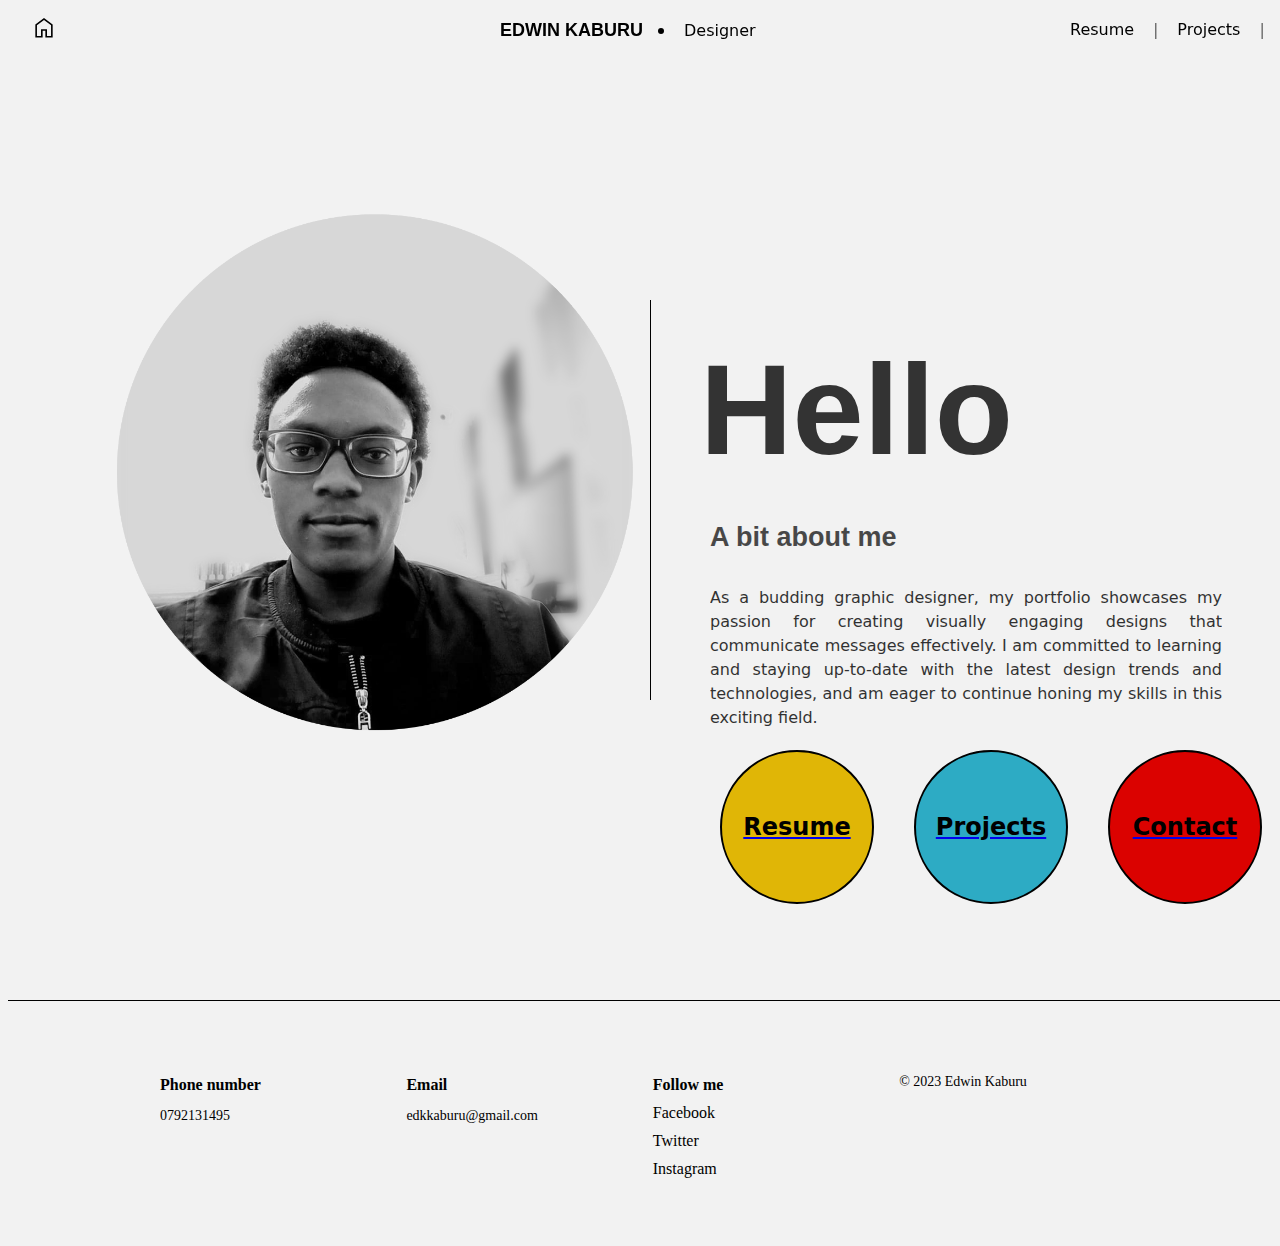
<file: index.html>
<!DOCTYPE html>
<html>
  <head>
    <meta charset="UTF-8">
    <meta name="viewport" content="width=device-width, initial-scale=1.0">
    <title>My Portfolio</title>
    <link rel="stylesheet" href="CSS/Style.css">
    <link rel="stylesheet" type="text/css" href="//fonts.googleapis.com/css?family=Tangerine" />
    
  </head>



  <div class="header">

    <div class="icon">
      <a href="index.html">
        <!-- <i class="fas fa-home"></i> -->
        <img src="Icons/home_FILL0_wght400_GRAD0_opsz48.svg" alt="Home">
      </a>
    </div>

  
    
    <div class="name">EDWIN KABURU</div>
    <div class="dot"></div>
    <div class="title">Designer</div>
 
  <!-- </a> -->

    <nav class="navbar">
      <ul>
        <li><a href="resume.html">Resume</a></li>
        <li><a href="Projects.html">Projects</a></li>
        <li><a href="Contact.html">Contact</a></li>
      </ul>
    </nav>

  </div>

    
  </div>
  

  
  <body>

    <div class="hello-container">
        <h1 class="hello-heading">Hello</h1>
      </div>

    <div class="image-container">
        <img src="Images/Portfolio.png" alt="Kaburu Image">
      </div>

      <div class="about-container">
        <h2 class="about-heading">A bit about me</h2>
      </div>

      <div class="about-me-container">
        <div class="about-me-text">
          <p>As a budding graphic designer, 
            my portfolio showcases my passion for creating visually engaging designs that communicate messages effectively. 
            I am committed to learning and staying up-to-date with the latest design trends and technologies,
            and am eager to continue honing my skills in this exciting field.</p>
        </div>
      </div>

      <div class="circle-container">
        <a href="#" class="circle-link" id="resume-link">
          <div class="circle circle-yellow">
            <span class="circle-text">Resume</span>
          </div>
        </a>
        
        <a href="Projects.html" class="circle-link" id="project-link">
          <div class="circle circle-blue">
            <span class="circle-text">Projects</span>
          </div>
        </a>
        
        <a href="#" class="circle-link" id="contact-link">
          <div class="circle circle-red">
            <span class="circle-text">Contact</span>
          </div>
        </a>
      </div>

      <div class="line"></div>

      <div class="vertical-line"></div>


      <footer>
        <div class="footer-container">
          <div class="footer-section">
            <h3>Phone number</h3>
            <p>0792131495</p>
          </div>
          <div class="footer-section">
            <h3>Email</h3>
            <p>edkkaburu@gmail.com</p>
          </div>
          <div class="footer-section">
            <h3>Follow me</h3>
            <ul>
              <li><a href="#">Facebook</a></li>
              <li><a href="#">Twitter</a></li>
              <li><a href="#">Instagram</a></li>
            </ul>
          </div>
          <div class="footer-section">
            <p>&copy; 2023 Edwin Kaburu</p>
          </div>
        </div>
      </footer>
      

      

      

      
  </body>
</html>
</file>
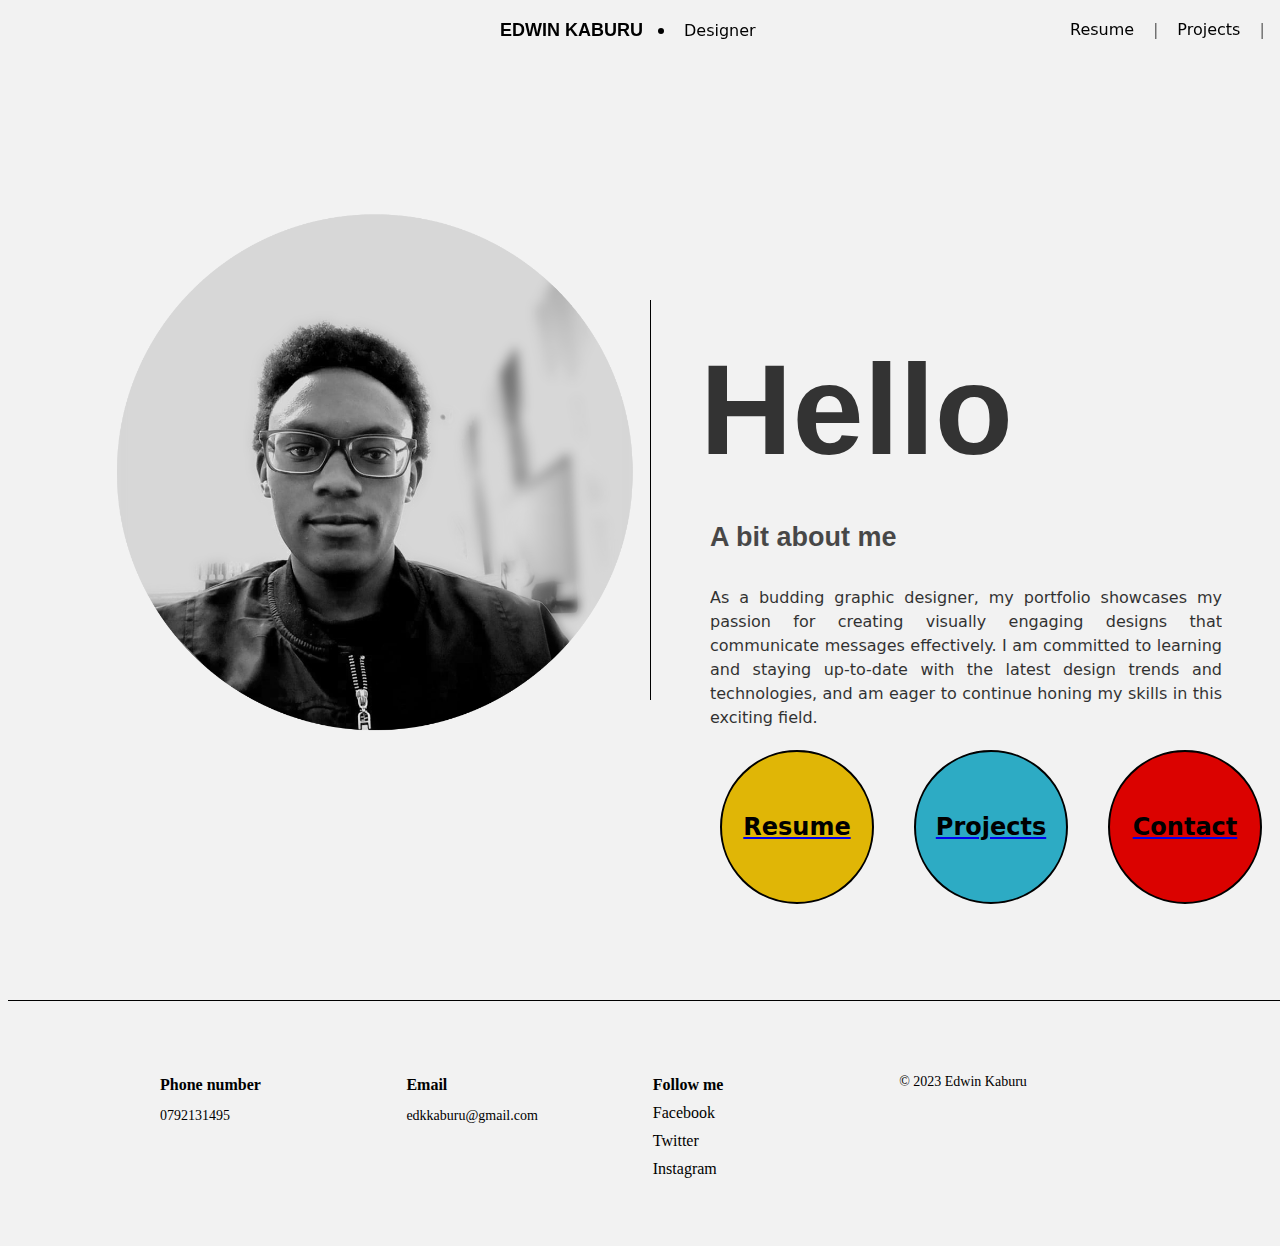
<file: Body.html>
<!DOCTYPE html>
<html>
  <head>
    <title>My Portfolio</title>
    <link rel="stylesheet" href="CSS/Style.css">
    <link rel="stylesheet" type="text/css" href="//fonts.googleapis.com/css?family=Tangerine" />

   
  </head>

  
  
  <div class="header">
    <!-- <div class="circle"></div> -->
    <div class="name">EDWIN KABURU</div>
    <div class="dot"></div>
    <div class="title">Designer</div>

    <nav class="navbar">
      <ul>
        <li><a href="#">Resume</a></li>
        <li><a href="#">Projects</a></li>
        <li><a href="#">Contact</a></li>
      </ul>
    </nav>

  </div>

    
  </div>
  

  
  <body>

    <div class="hello-container">
        <h1 class="hello-heading">Hello</h1>
      </div>

    <div class="image-container">
        <img src="Images/Portfolio.png" alt="Kaburu Image">
      </div>

      <div class="about-container">
        <h2 class="about-heading">A bit about me</h2>
      </div>

      <div class="about-me-container">
        <div class="about-me-text">
          <p>As a budding graphic designer, 
            my portfolio showcases my passion for creating visually engaging designs that communicate messages effectively. 
            I am committed to learning and staying up-to-date with the latest design trends and technologies,
            and am eager to continue honing my skills in this exciting field.</p>
        </div>
      </div>

      <div class="circle-container">
        <a href="#" class="circle-link" id="resume-link">
          <div class="circle circle-yellow">
            <span class="circle-text">Resume</span>
          </div>
        </a>
        
        <a href="#" class="circle-link" id="project-link">
          <div class="circle circle-blue">
            <span class="circle-text">Projects</span>
          </div>
        </a>
        
        <a href="#" class="circle-link" id="contact-link">
          <div class="circle circle-red">
            <span class="circle-text">Contact</span>
          </div>
        </a>
      </div>

      <div class="line"></div>

      <div class="vertical-line"></div>


      <footer>
        <div class="footer-container">
          <div class="footer-section">
            <h3>Phone number</h3>
            <p>0792131495</p>
          </div>
          <div class="footer-section">
            <h3>Email</h3>
            <p>edkkaburu@gmail.com</p>
          </div>
          <div class="footer-section">
            <h3>Follow me</h3>
            <ul>
              <li><a href="#">Facebook</a></li>
              <li><a href="#">Twitter</a></li>
              <li><a href="#">Instagram</a></li>
            </ul>
          </div>
          <div class="footer-section">
            <p>&copy; 2023 Edwin Kaburu</p>
          </div>
        </div>
      </footer>
      

      

      

      
  </body>
</html>
</file>
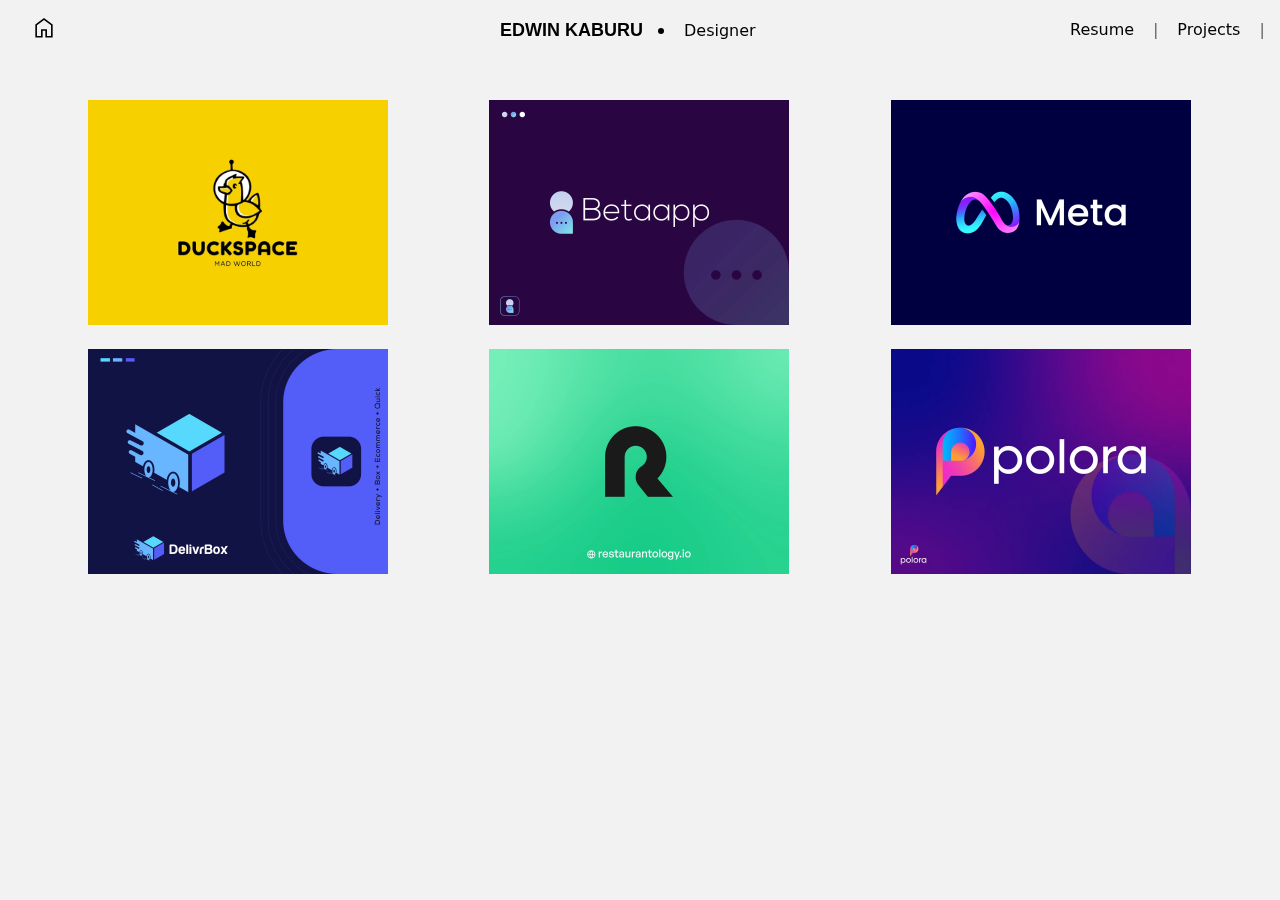
<file: Projects.html>
<!DOCTYPE html>
<html>
    <head>
        <title>My Portfolio</title>
        <link rel="stylesheet" href="CSS/Style.css">
        <link rel="stylesheet" type="text/css" href="//fonts.googleapis.com/css?family=Tangerine" />
      </head>

      <div class="icon">
        <a href="index.html">
          <!-- <i class="fas fa-home"></i> -->
          <img src="Icons/home_FILL0_wght400_GRAD0_opsz48.svg" alt="Home">
        </a>
      </div>

      <div class="header">
        
        <div class="name">EDWIN KABURU</div>
        <div class="dot"></div>
        <div class="title">Designer</div>
         </a>
    
        <nav class="navbar">
          <ul>
            <li><a href="resume.html">Resume</a></li>
            <li><a href="Projects.html">Projects</a></li>
            <li><a href="Contact.html">Contact</a></li>
          </ul>
        </nav>
    
      </div>

      <body>

        <div class="grid-container">
          <div class="card">
            <img src="Images/project-one.png">
            <div class="card-overlay">
              <div class="card-text">Description of project 1</div>
              <a href="#" class="view-btn">View project</a>
            </div>
          </div>
          <div class="card">
            <img src="Images/project-two.png">
            <div class="card-overlay">
              <div class="card-text">Description of project 2</div>
              <a href="#" class="view-btn">View project</a>
            </div>
          </div>
          <div class="card">
            <img src="Images/project-three.png">
            <div class="card-overlay">
              <div class="card-text">Description of project 3</div>
              <a href="#" class="view-btn">View project</a>
            </div>
          </div>
          <div class="card">
            <img src="Images/project-four.png">
            <div class="card-overlay">
              <div class="card-text">Description of project 4</div>
              <a href="#" class="view-btn">View project</a>
            </div>
          </div>
          <div class="card">
            <img src="Images/project-five.png">
            <div class="card-overlay">
              <div class="card-text">Description of project 4</div>
              <a href="#" class="view-btn">View project</a>
            </div>
          </div>
          <div class="card">
            <img src="Images/project-six.png">
            <div class="card-overlay">
              <div class="card-text">Description of project 4</div>
              <a href="#" class="view-btn">View project</a>
            </div>
          </div>
        </div>
        
      </body>
    
</html>
</file>
<file: CSS/Style.css>
body {
    background-color: #f2f2f2;
    padding-top: 100;
  }

  .header {
     position: fixed;
    padding-top: 20px;
    display: flex;
    align-items: center;
     padding-top: 20px;  
     z-index: 9999;  

      
    top: 0;
    left:500px;
    right: 10px;
    
  }

  

  .home-link {
    text-decoration: none;
  }
  
  .home-link i {
    font-size: 1.5em;
    margin-right: 5px;
  }

  .icon {
    position: fixed;
    left: 10px;
    top: 30px;
    transform: translateY(-50%);
    z-index: 9999;
  }

  .icon a {
    display: block;
    
    /* color: #fff; */
    padding: 10px;
    border-radius: 50%;
    text-align: center;
    text-decoration: none;
  }

  

  .name {
    margin: 0 ;
    font-size: 18px;
    font-weight: bold;
    font-family: 'Trebuchet MS', 'Lucida Sans Unicode', 'Lucida Grande', 'Lucida Sans', Arial, sans-serif;
    padding-right: 5px;
    text-decoration: none !important;
    
  }

  

  .dot {
    width: 6px;
    height: 6px;
    border-radius: 50%;
    background-color: black;
    margin: 0 px;
    margin-left: 10px;
  }

  .title {
    margin: 0;
  font-size: 16px;
  font-weight: bold;
  line-height: 1;
  font-family: system-ui, -apple-system, BlinkMacSystemFont, 'Segoe UI', Roboto, Oxygen, Ubuntu, Cantarell, 'Open Sans', 'Helvetica Neue', sans-serif;
  font-weight: lighter;
  margin-left: 20px;
  }

  .circle, .name, .dot, .title {
    display: inline-block;
    vertical-align: middle;
    
  }

  .image-container {
    
    text-align: left; /* Center the container horizontally */
    margin: 40px 0px 0 100px; /* Add some margin to the top and left to position it to the left */
    margin-top: -250px;
    position: absolute;
    top: 400px; /* Adjust this value to your liking */
    left: -20px; /* Adjust this value to your liking */
    
    
  }

  img {
    width: 55%; /* Reduce the width of the image to 50% of its original size */
    max-width: 100%; /* Ensure the image is not larger than its container */
    
    
  }

   
  
  .navbar {
    position: fixed;
    top: 0;
    right: 0;
    left: 1050px;
    
    padding: 10px; 

    
  }

  

  .navbar ul {
    list-style: none;
    margin: 0;
    padding: 0;
    display: flex;
  }

  .navbar li {
    display: flex;
    align-items: center;
  }

  .navbar li:not(:last-child)::after {
    content: "|";
    margin: 0 10px;
    color: #000;
  }

  .navbar a {
    display: block;
    padding: 10px;
    color: #000;
    text-decoration: none;
    font-family: system-ui, -apple-system, BlinkMacSystemFont, 'Segoe UI', Roboto, Oxygen, Ubuntu, Cantarell, 'Open Sans', 'Helvetica Neue', sans-serif;
  font-weight: lighter;
  }


  .hello-container {
    
    font-family:'Segoe UI', Tahoma, Geneva, Verdana, sans-serif;
    font-size: 4rem;
    font-weight: bold;
    text-align: center;
    /* margin-top: 100px; /* Adjust this value to your liking */
    /* margin-left: 100px; */ 
    position: absolute;
    top: 250px; /* Adjust this value to your liking */
    left: 700px; /* Adjust this value to your liking */
    
  }

  .hello-heading {
    color: #333;
    
  }

  .about-container {
    font-family: "Open Sans", sans-serif;
    font-weight: 100;
    font-size:large;
    font-weight:normal;
    text-align: center;
    margin-top: 100px; /* Adjust this value to your liking */

    position: absolute;
    top: 400px; /* Adjust this value to your liking */
    left: 710px; /* Adjust this value to your liking */
    opacity: 0.7;
  }

  .about-me-container {
    
    padding: 40px;
    margin-top: 80px;
    opacity: 0.8;
    width: 40vw;
  height: 80px;
  position: absolute;
    top: 450px; /* Adjust this value to your liking */
    left: 670px; /* Adjust this value to your liking */
  }

  .about-me-text {
    font-family:system-ui, -apple-system, BlinkMacSystemFont, 'Segoe UI', Roboto, Oxygen, Ubuntu, Cantarell, 'Open Sans', 'Helvetica Neue', sans-serif;
    /* font-size: 1.2rem; */
    text-align: justify;
    line-height: 1.5;
  }

  .circle-container {
    display: flex;
    justify-content: center; /* Center the container horizontally */
    margin-top: 50px;
    position: absolute;
    top: 700px; /* Adjust this value to your liking */
    left: 700px; /* Adjust this value to your liking */
    
  }
  
  .circle {
    position: relative;
    display: flex;
    justify-content: center;
    align-items: center;
    width: 150px;
    height: 150px;
    border-radius: 50%;
    transition: background-color 0.3s ease;
    border: 2px solid black;
    margin: 0 20px;
  }
  
  .circle-yellow {
    background-color: #E0B606;
  }
  
  .circle-blue {
    background-color: #2DABC4;
  }
  
  .circle-red {
    background-color: #DB0200;
  }
  
  .circle-text  {
    position: relative;
    color: black;
    font-size: 1.5rem;
    font-weight: bold;
    font-family:system-ui, -apple-system, BlinkMacSystemFont, 'Segoe UI', Roboto, Oxygen, Ubuntu, Cantarell, 'Open Sans', 'Helvetica Neue', sans-serif;
    text-align: center;
    text-decoration: none ;
    transition: color 0.3s ease;
  }
  
  .circle-link:hover .circle {
    background-color: white;
  }
  
  .circle-link:hover .circle-text {
    color: black;
    text-decoration: none;
  }

  .line {
    width: 100%;
    height: 1px;
    background-color: #000;
    position: absolute;
    top: 1000px; /* adjust the top value to change the position of the line */
  }

  .vertical-line {
    position: absolute;
    left: 650px;
    top: 300px;
    bottom: 0;
    width: 1px;
    height: 400px;
    background-color: black;
  }

  .grid-container {
    display: grid;
    grid-template-columns: repeat(3, 1fr); /* 2 columns */
    grid-gap: 20px; /* spacing between cards */
    margin: 100px auto;
    margin-left: 80px;
  }
  
  .card {
    position: relative;
    overflow: hidden;
    max-width: 300px;
  max-height: 400px;
  }
  
  .card img {
    width: 100%;
    height: auto;
  }
  
  .card-overlay {
    position: absolute;
    top: 0;
    left: 0;
    width: 100%;
    height: 100%;
    opacity: 0;
    background-color: rgba(0, 0, 0, 0.5);
    transition: opacity 0.5s ease;
  }
  
  .card:hover .card-overlay {
    opacity: 1;
  }
  
  .card-text {
    position: absolute;
    top: 50%;
    left: 50%;
    transform: translate(-50%, -50%);
    color: white;
    text-align: center;
    font-size: 1.2rem;
    font-weight: bold;
  }
  
  .view-btn {
    position: absolute;
    bottom: 20px;
    left: 50%;
    transform: translateX(-50%);
    padding: 10px 20px;
    background-color: white;
    color: black;
    text-decoration: none;
    border-radius: 5px;
  }

  footer {
    background-color: #f2f2f2;
    padding: 50px 0;
    margin-top: 1010px;
  }
  
  .footer-container {
    max-width: 960px;
    margin: 0 auto;
    display: flex;
    justify-content: space-between;
  }
  
  .footer-section {
    width: 23%;
  }
  
  .footer-section h3 {
    font-size: 16px;
    font-weight: bold;
    margin-bottom: 10px;
  }
  
  .footer-section p {
    font-size: 14px;
    margin-bottom: 20px;
  }
  
  .footer-section ul {
    list-style: none;
    padding: 0;
    margin: 0;
  }
  
  .footer-section ul li {
    margin-bottom: 10px;
  }
  
  .footer-section ul li a {
    color: #000;
    text-decoration: none;
  }
  
  .footer-section ul li a:hover {
    text-decoration: underline;
  }
</file>
